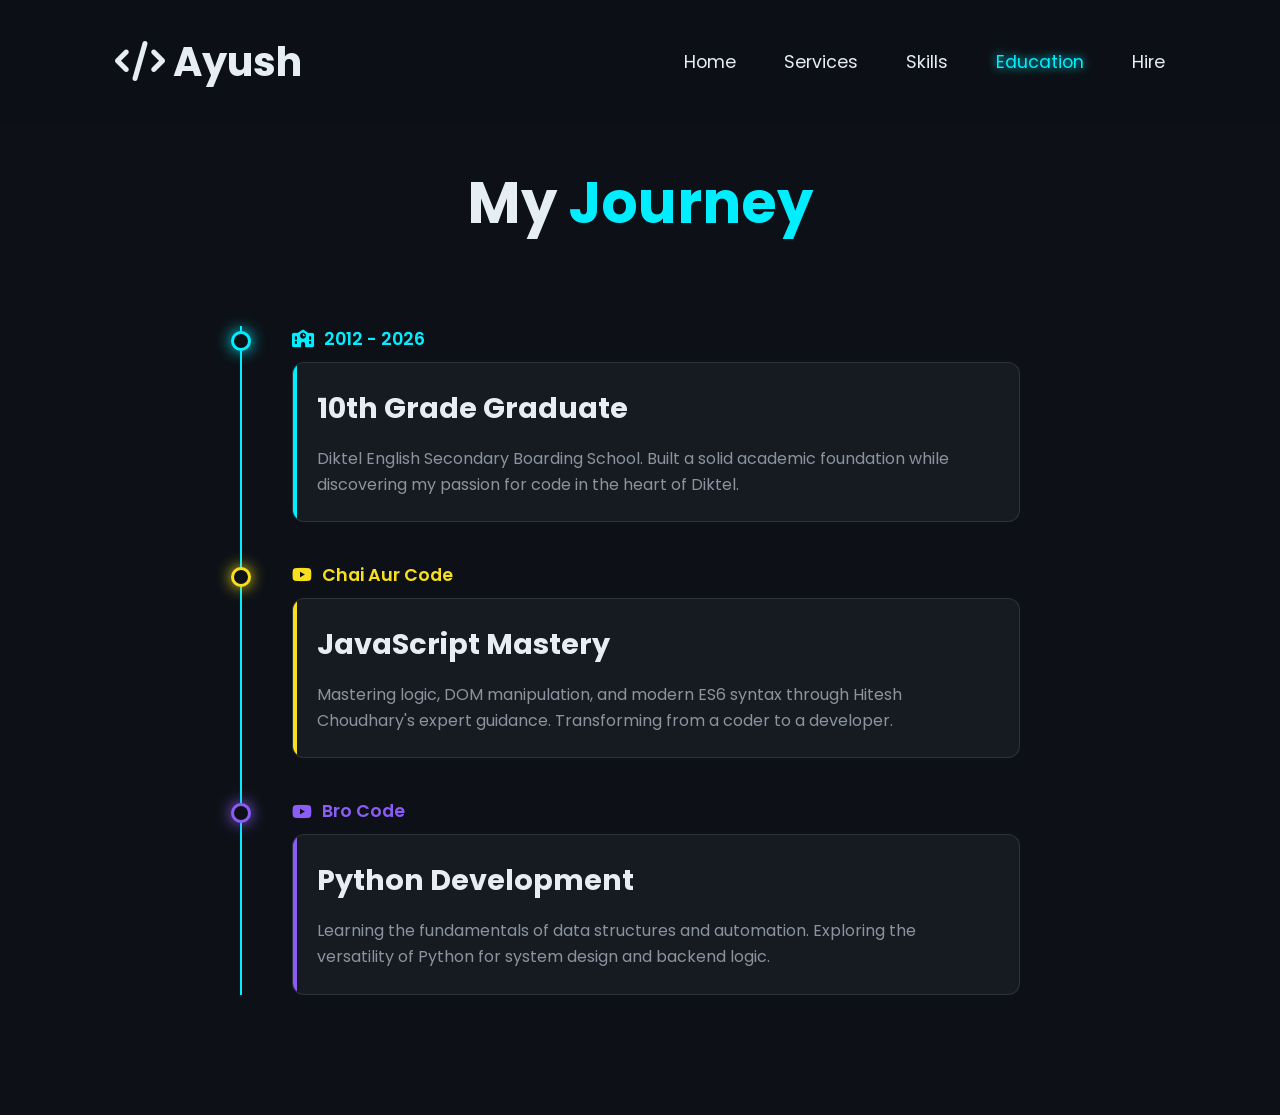
<file: ed.html>
<!doctype html>
<html lang="en">
  <head>
    <meta charset="UTF-8" />
    <meta name="viewport" content="width=device-width, initial-scale=1.0" />
    <title>Journey | Ayush</title>
    <link
      rel="stylesheet"
      href="https://cdnjs.cloudflare.com/ajax/libs/font-awesome/6.5.1/css/all.min.css"
    />
    <link rel="stylesheet" href="ed.css" />
  </head>
  <body>
    <header>
      <a href="index.html" class="logo"><i class="fas fa-code"></i> Ayush</a>
      <nav>
        <a href="index.html">Home</a>
        <a href="service.html">Services</a>
        <a href="skill.html">Skills</a>
        <a href="ed.html" class="active">Education</a>
        <a href="hire.html">Hire</a>
      </nav>
    </header>

    <section class="education">
      <h2 class="heading">My <span>Journey</span></h2>

      <div class="timeline-container">
        <div class="timeline-item" style="--clr: #00eeff">
          <div class="timeline-dot"></div>
          <div class="timeline-date">
            <i class="fas fa-school"></i> 2012 - 2026
          </div>
          <div class="timeline-content">
            <h3>10th Grade Graduate</h3>
            <p>
              Diktel English Secondary Boarding School. Built a solid academic
              foundation while discovering my passion for code in the heart of
              Diktel.
            </p>
          </div>
        </div>

        <div class="timeline-item" style="--clr: #f7df1e">
          <div class="timeline-dot"></div>
          <div class="timeline-date">
            <i class="fab fa-youtube"></i> Chai Aur Code
          </div>
          <div class="timeline-content">
            <h3>JavaScript Mastery</h3>
            <p>
              Mastering logic, DOM manipulation, and modern ES6 syntax through
              Hitesh Choudhary's expert guidance. Transforming from a coder to a
              developer.
            </p>
          </div>
        </div>

        <div class="timeline-item" style="--clr: #8b5cf6">
          <div class="timeline-dot"></div>
          <div class="timeline-date">
            <i class="fab fa-youtube"></i> Bro Code
          </div>
          <div class="timeline-content">
            <h3>Python Development</h3>
            <p>
              Learning the fundamentals of data structures and automation.
              Exploring the versatility of Python for system design and backend
              logic.
            </p>
          </div>
        </div>
      </div>
    </section>
  </body>
</html>
</file>
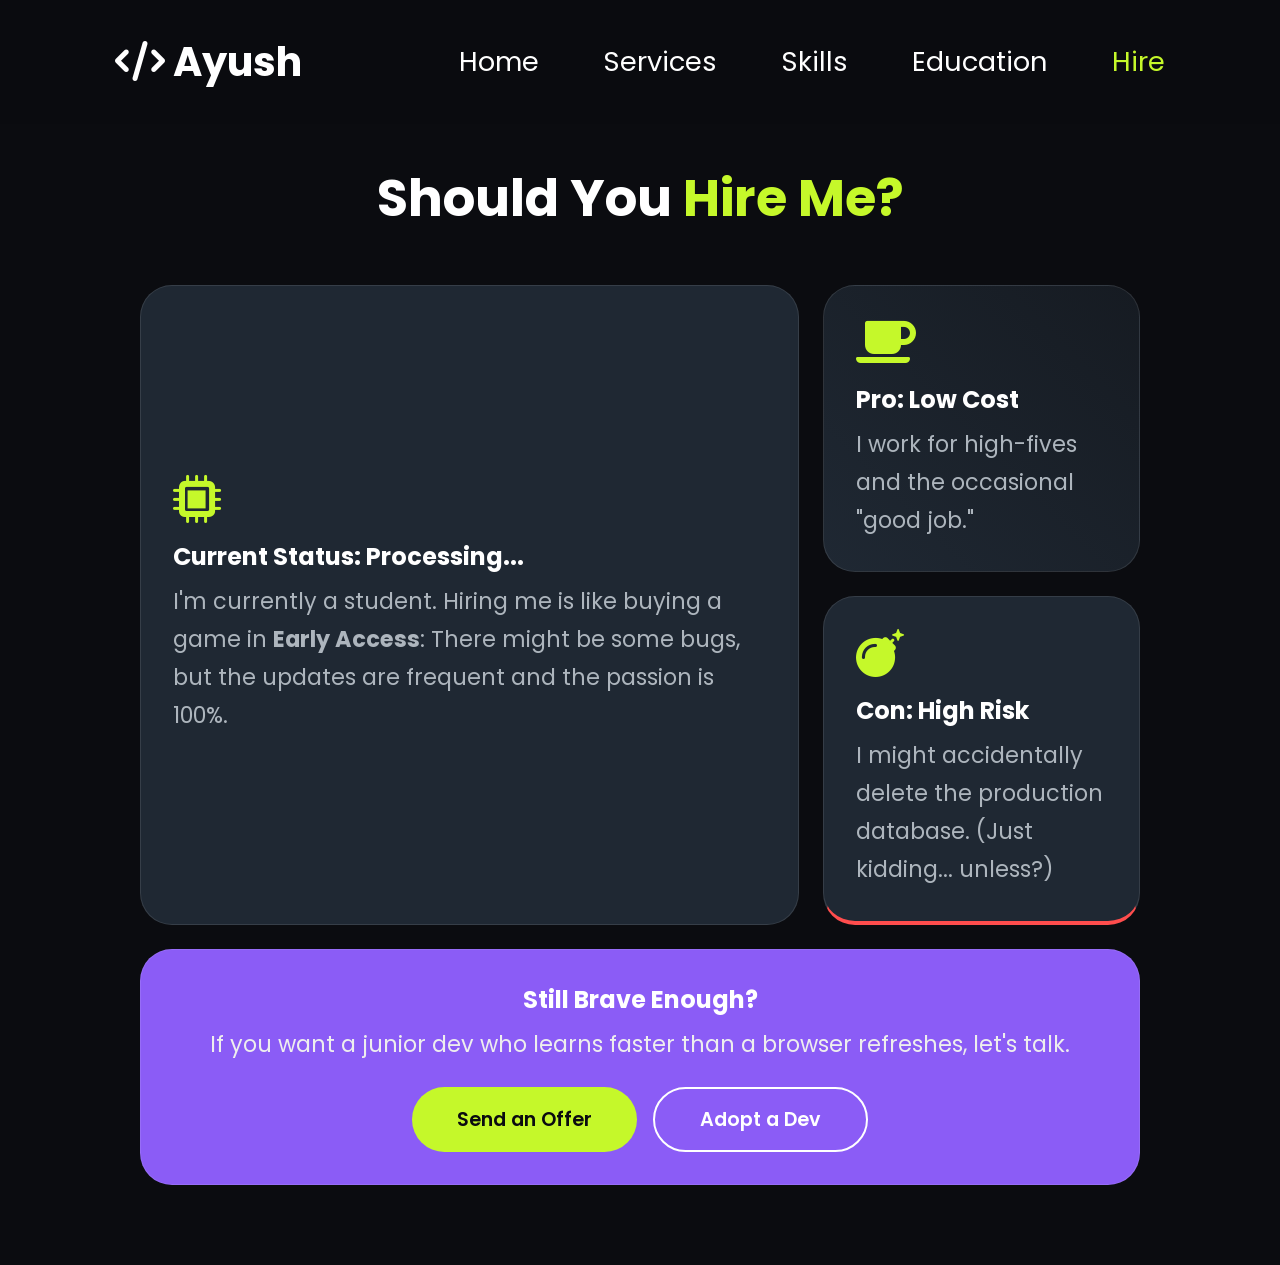
<file: hire.html>
<!doctype html>
<html lang="en">
  <head>
    <meta charset="UTF-8" />
    <meta name="viewport" content="width=device-width, initial-scale=1.0" />
    <title>Hire | Ayush</title>
    <link rel="stylesheet" href="hire.css" />
    <link
      rel="stylesheet"
      href="https://cdnjs.cloudflare.com/ajax/libs/font-awesome/6.0.0/css/all.min.css"
    />
  </head>
  <body>
    <header class="header">
      <a href="index.html" class="logo"><i class="fas fa-code"></i> Ayush</a>
      <nav class="navbar">
        <a href="index.html">Home</a>
        <a href="service.html">Services</a>
        <a href="skill.html">Skills</a>
        <a href="ed.html">Education</a>
        <a href="hire.html" class="active">Hire</a>
      </nav>
    </header>

    <section class="hire-container">
      <h2 class="heading">Should You <span>Hire Me?</span></h2>

      <div class="bento-grid">
        <div class="bento-item main-card">
          <i class="fas fa-microchip"></i>
          <h3>Current Status: Processing...</h3>
          <p>
            I'm currently a student. Hiring me is like buying a game in
            <strong>Early Access</strong>: There might be some bugs, but the
            updates are frequent and the passion is 100%.
          </p>
        </div>

        <div class="bento-item accent-1">
          <i class="fas fa-coffee"></i>
          <h3>Pro: Low Cost</h3>
          <p>I work for high-fives and the occasional "good job."</p>
        </div>

        <div class="bento-item accent-2">
          <i class="fas fa-bomb"></i>
          <h3>Con: High Risk</h3>
          <p>
            I might accidentally delete the production database. (Just
            kidding... unless?)
          </p>
        </div>

        <div class="bento-item wide-card">
          <h3>Still Brave Enough?</h3>
          <p>
            If you want a junior dev who learns faster than a browser refreshes,
            let's talk.
          </p>
          <div class="btn-group">
            <button onclick="copyEmail()" class="btn" id="emailBtn">
              Send an Offer
            </button>
            <a
              href="https://www.instagram.com/ayyuush__011/"
              target="_blank"
              class="btn secondary"
              >Adopt a Dev</a
            >
          </div>
        </div>
      </div>
    </section>
    <script>
      function copyEmail() {
        const email = "ayushkhanal265@gmail.com";
        navigator.clipboard
          .writeText(email)
          .then(() => {
            const btn = document.getElementById("emailBtn");
            const originalText = btn.innerText;
            btn.innerText = "Email Copied! 📋";
            setTimeout(() => {
              btn.innerText = originalText;
            }, 2000);
          })
          .catch(() => {
            alert(
              "Email: ayushkhanal265@gmail.com\n\nCopy it to send me an offer!",
            );
          });
      }
    </script>
  </body>
</html>
</file>
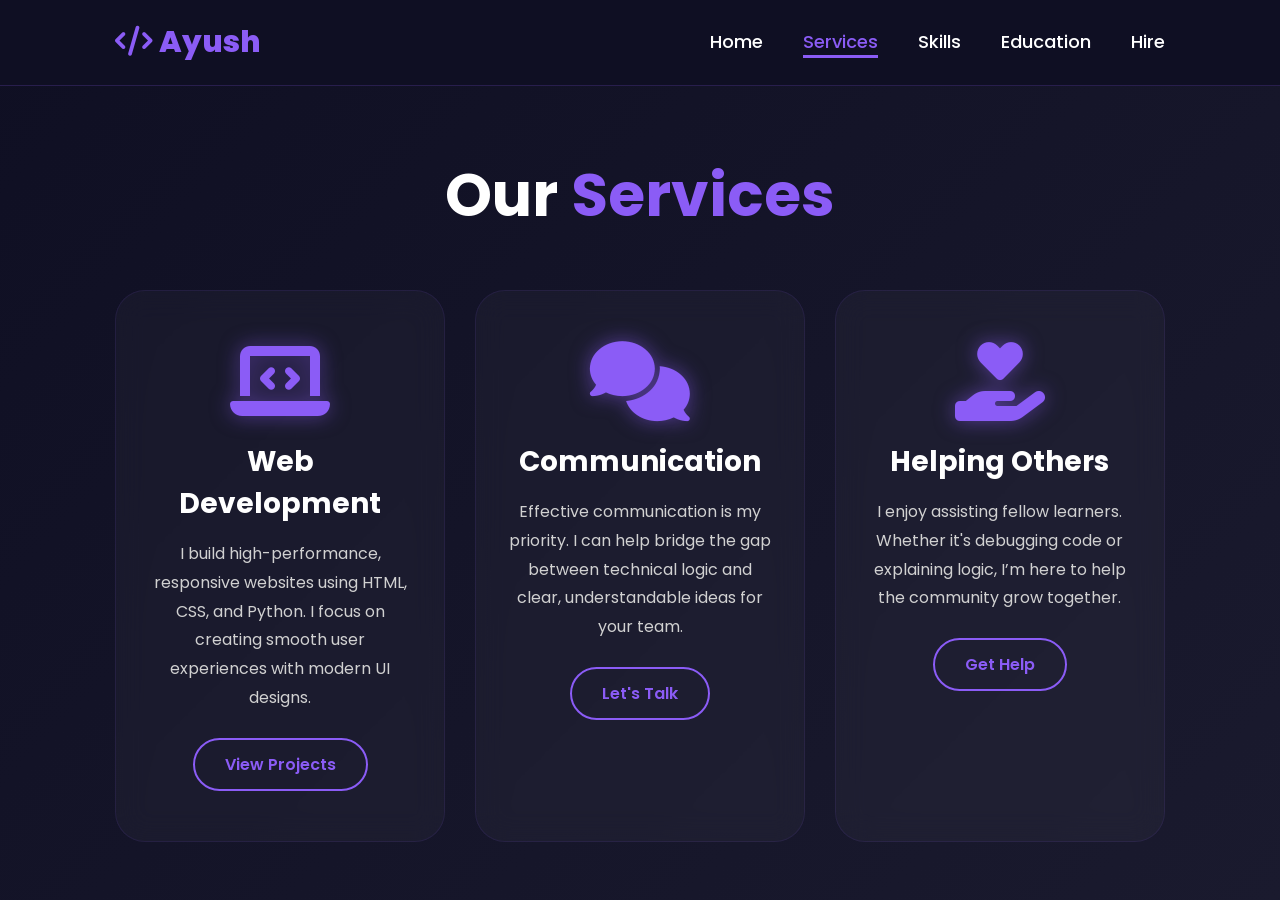
<file: service.html>
<!doctype html>
<html lang="en">
  <head>
    <meta charset="UTF-8" />
    <meta name="viewport" content="width=device-width, initial-scale=1.0" />
    <title>Our Services | Ayush</title>
    <link
      rel="stylesheet"
      href="https://cdnjs.cloudflare.com/ajax/libs/font-awesome/6.5.1/css/all.min.css"
    />
    <link rel="stylesheet" href="service.css" />
  </head>
  <body>
    <header>
      <a href="index.html" class="logo"><i class="fas fa-code"></i> Ayush</a>
      <nav>
        <a href="index.html">Home</a>
        <a href="service.html" class="active">Services</a>
        <a href="skill.html">Skills</a>
        <a href="ed.html">Education</a>
        <a href="hire.html">Hire</a>
      </nav>
    </header>

    <section class="services">
      <h2 class="heading">Our <span>Services</span></h2>

      <div class="services-container">
        <div class="services-box">
          <i class="fa-solid fa-laptop-code"></i>
          <h3>Web Development</h3>
          <p>
            I build high-performance, responsive websites using HTML, CSS, and
            Python. I focus on creating smooth user experiences with modern UI
            designs.
          </p>
          <a
            href="https://github.com/ayyuush07?tab=repositories"
            target="_blank"
            class="btn"
            >View Projects</a
          >
        </div>

        <div class="services-box">
          <i class="fa-solid fa-comments"></i>
          <h3>Communication</h3>
          <p>
            Effective communication is my priority. I can help bridge the gap
            between technical logic and clear, understandable ideas for your
            team.
          </p>
          <a
            href="https://www.instagram.com/ayyuush__011/"
            target="_blank"
            class="btn"
            >Let's Talk</a
          >
        </div>

        <div class="services-box">
          <i class="fa-solid fa-hand-holding-heart"></i>
          <h3>Helping Others</h3>
          <p>
            I enjoy assisting fellow learners. Whether it's debugging code or
            explaining logic, I’m here to help the community grow together.
          </p>
          <a
            href="https://www.instagram.com/ayyuush__011/"
            target="_blank"
            class="btn"
            >Get Help</a
          >
        </div>
      </div>
    </section>
  </body>
</html>
</file>
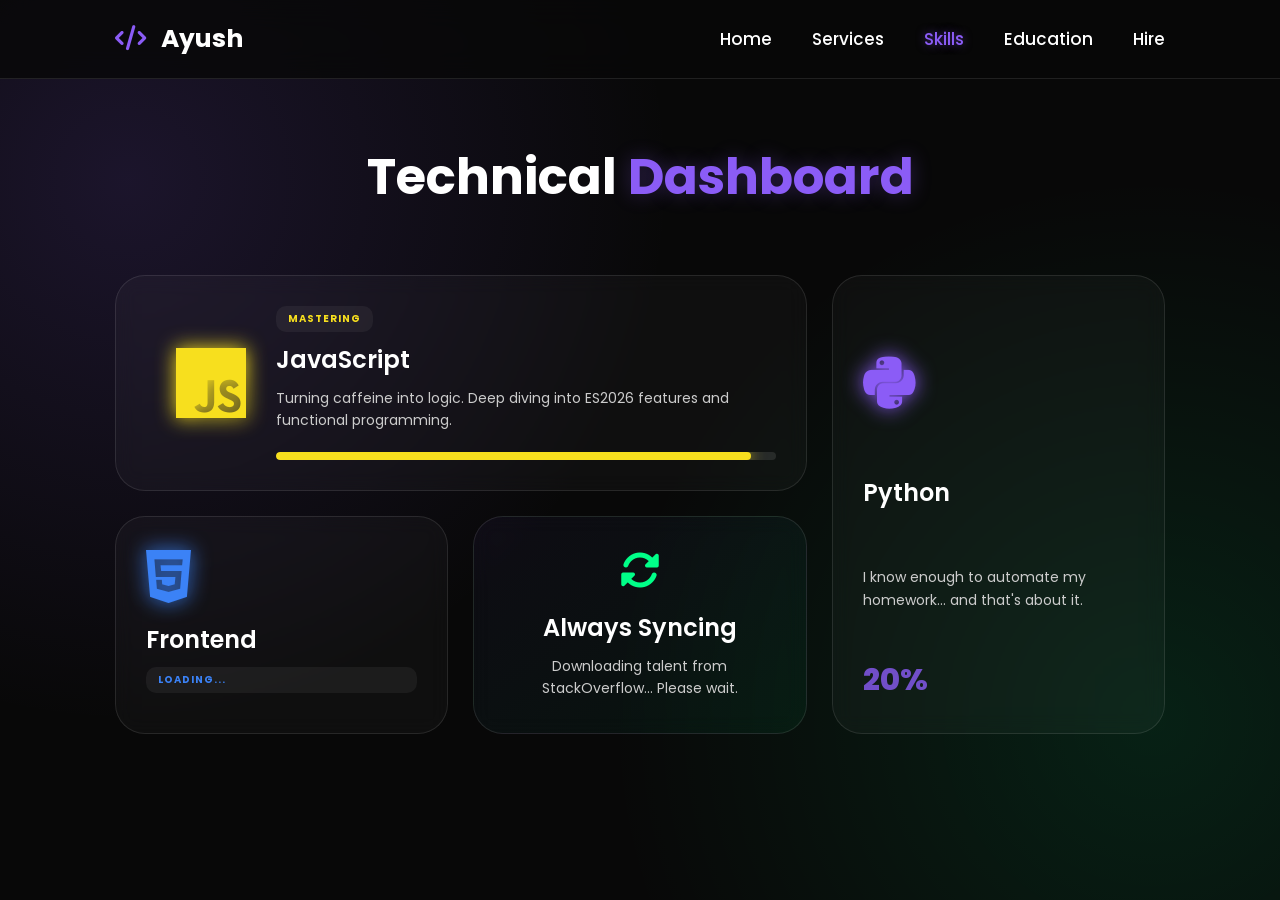
<file: skill.html>
<!doctype html>
<html lang="en">
  <head>
    <meta charset="UTF-8" />
    <meta name="viewport" content="width=device-width, initial-scale=1.0" />
    <title>Skills | Ayush</title>
    <link
      rel="stylesheet"
      href="https://cdnjs.cloudflare.com/ajax/libs/font-awesome/6.5.1/css/all.min.css"
    />
    <link rel="stylesheet" href="skill.css" />
  </head>
  <body>
    <header class="header">
      <a href="index.html" class="logo"><i class="fas fa-code"></i> Ayush</a>
      <nav class="navbar">
        <a href="index.html">Home</a>
        <a href="service.html">Services</a>
        <a href="skill.html" class="active">Skills</a>
        <a href="ed.html">Education</a>
        <a href="hire.html">Hire</a>
      </nav>
    </header>

    <section class="skills-section">
      <h2 class="heading">Technical <span>Dashboard</span></h2>

      <div class="bento-grid">
        <div class="skill-card main-card" style="--clr: #f7df1e; --delay: 0.1s">
          <div class="card-glow"></div>
          <div class="skill-icon"><i class="fa-brands fa-js"></i></div>
          <div class="skill-content">
            <span class="status-tag">Mastering</span>
            <h3>JavaScript</h3>
            <p>
              Turning caffeine into logic. Deep diving into ES2026 features and
              functional programming.
            </p>
            <div class="mini-bar">
              <div class="fill" style="width: 95%"></div>
            </div>
          </div>
        </div>

        <div class="skill-card tall-card" style="--clr: #8b5cf6; --delay: 0.2s">
          <div class="card-glow"></div>
          <div class="skill-icon"><i class="fa-brands fa-python"></i></div>
          <h3>Python</h3>
          <p>I know enough to automate my homework... and that's about it.</p>
          <span class="percentage">20%</span>
        </div>

        <div class="skill-card" style="--clr: #3b82f6; --delay: 0.3s">
          <div class="card-glow"></div>
          <div class="skill-icon"><i class="fa-brands fa-html5"></i></div>
          <h3>Frontend</h3>
          <span class="status-tag">Loading...</span>
        </div>

        <div class="skill-card sync-card" style="--clr: #00ff88; --delay: 0.4s">
          <div class="card-glow"></div>
          <div class="sync-icon"><i class="fas fa-sync-alt fa-spin"></i></div>
          <h3>Always Syncing</h3>
          <p>Downloading talent from StackOverflow... Please wait.</p>
        </div>
      </div>
    </section>
  </body>
</html>
</file>
<file: ed.css>
@import url("https://fonts.googleapis.com/css2?family=Poppins:wght@300;400;600;700&display=swap");

* {
  margin: 0;
  padding: 0;
  box-sizing: border-box;
  font-family: "Poppins", sans-serif;
  text-decoration: none;
  border: none;
  outline: none;
  scroll-behavior: smooth;
}

:root {
  --bg-color: #0d1117;
  --second-bg-color: #161b22;
  --text-color: #e6edf3;
  --main-color: #00eeff;
}

body {
  background: var(--bg-color);
  color: var(--text-color);
  overflow-x: hidden;
}

/* Header Styling */
header {
  position: fixed;
  top: 0;
  left: 0;
  width: 100%;
  padding: 2rem 9%;
  background: rgba(13, 17, 23, 0.8);
  backdrop-filter: blur(10px);
  display: flex;
  justify-content: space-between;
  align-items: center;
  flex-wrap: wrap;
  gap: 1.6rem 3rem;
  z-index: 100;
}

.logo {
  font-size: 2.5rem;
  color: var(--text-color);
  font-weight: 700;
}

nav {
  display: flex;
  flex-wrap: wrap;
  justify-content: flex-end;
  gap: 1.2rem 0;
}
nav a {
  font-size: 1.1rem;
  color: var(--text-color);
  margin-left: 3rem;
  transition: 0.3s;
}

nav a:hover,
nav a.active {
  color: var(--main-color);
  text-shadow: 0 0 10px var(--main-color);
}

/* Education Section */
.education {
  min-height: 100vh;
  padding: 10rem 9% 5rem;
}

.heading {
  font-size: clamp(3rem, 4.5vw, 4rem);
  text-align: center;
  margin-bottom: 5rem;
}

.heading span {
  color: var(--main-color);
}

/* Timeline Layout */
.timeline-container {
  max-width: 800px;
  margin: 0 auto;
  border-left: 2px solid var(--main-color);
  padding: 0 20px;
  position: relative;
}

.timeline-item {
  position: relative;
  margin-bottom: 40px;
  padding-left: 30px;
}

/* Glowing Dot */
.timeline-dot {
  position: absolute;
  left: -31px;
  top: 5px;
  height: 20px;
  width: 20px;
  background: var(--bg-color);
  border: 3px solid var(--clr);
  border-radius: 50%;
  box-shadow: 0 0 15px var(--clr);
}

.timeline-date {
  font-size: 1.1rem;
  color: var(--clr);
  font-weight: 600;
  margin-bottom: 10px;
  display: flex;
  align-items: center;
  gap: 10px;
}

/* Card Styling */
.timeline-content {
  background: var(--second-bg-color);
  padding: 1.5rem;
  border-radius: 12px;
  border: 1px solid rgba(255, 255, 255, 0.1);
  transition: 0.4s ease;
  position: relative;
  overflow: hidden;
}

.timeline-content::before {
  content: "";
  position: absolute;
  top: 0;
  left: 0;
  width: 4px;
  height: 100%;
  background: var(--clr);
}

.timeline-content:hover {
  transform: translateY(-5px);
  box-shadow: 0 10px 30px rgba(0, 0, 0, 0.5);
  border: 1px solid var(--clr);
}

.timeline-content h3 {
  font-size: 1.8rem;
  margin-bottom: 1rem;
}

.timeline-content p {
  font-size: 1rem;
  line-height: 1.6;
  color: #8b949e;
}

/* Responsive */
@media (max-width: 768px) {
  header {
    padding: 1rem 3.5%;
    justify-content: center;
  }

  nav {
    width: 100%;
    justify-content: center;
  }

  nav a {
    margin: 0 0.8rem;
    font-size: 1.2rem;
  }

  .education {
    padding: 13rem 6% 4rem;
  }

  .heading {
    font-size: 3rem;
  }
  .timeline-container {
    margin: 0 10px;
    padding: 0 0 0 16px;
  }
  .timeline-item {
    padding-left: 22px;
  }
  .timeline-dot {
    left: -13px;
    width: 16px;
    height: 16px;
  }
  .timeline-date {
    font-size: 1.4rem;
    gap: 8px;
  }
  .timeline-content h3 {
    font-size: 1.7rem;
  }
  .timeline-content p {
    font-size: 1.3rem;
  }
}
</file>
<file: hire.css>
@import url("https://fonts.googleapis.com/css2?family=Poppins:wght@300;400;600;700&display=swap");

* {
  margin: 0;
  padding: 0;
  box-sizing: border-box;
  text-decoration: none;
  border: none;
  outline: none;
  font-family: "Poppins", sans-serif;
}

:root {
  --bg-color: #0b0c10;
  --second-bg-color: #1f2833;
  --main-color: #c5f82a; /* Neon Lime */
  --accent-color: #8b5cf6; /* Purple from your ed.html */
  --text-color: #fff;
}

body {
  background: var(--bg-color);
  color: var(--text-color);
  overflow-x: hidden;
}

/* Header Styles (Matching your current UI) */
.header {
  position: fixed;
  top: 0;
  left: 0;
  width: 100%;
  padding: 2rem 9%;
  background: rgba(11, 12, 16, 0.8);
  backdrop-filter: blur(10px);
  display: flex;
  justify-content: space-between;
  align-items: center;
  flex-wrap: wrap;
  gap: 1.6rem 3rem;
  z-index: 100;
}

.logo {
  font-size: 2.5rem;
  color: var(--text-color);
  font-weight: 700;
}
.navbar {
  display: flex;
  flex-wrap: wrap;
  justify-content: flex-end;
  gap: 1.2rem 0;
}
.navbar a {
  font-size: 1.7rem;
  color: var(--text-color);
  margin-left: 4rem;
  transition: 0.3s;
}
.navbar a:hover,
.navbar a.active {
  color: var(--main-color);
}

/* Hire Section */
.hire-container {
  min-height: 100vh;
  padding: 10rem 9% 5rem;
}

.heading {
  font-size: clamp(3.2rem, 4vw, 4.5rem);
  text-align: center;
  margin-bottom: 3rem;
}

.heading span {
  color: var(--main-color);
}

/* Bento Grid Logic */
.bento-grid {
  display: grid;
  grid-template-columns: repeat(3, 1fr);
  grid-auto-rows: minmax(200px, auto);
  gap: 1.5rem;
  max-width: 1000px;
  margin: 0 auto;
}

.bento-item {
  background: var(--second-bg-color);
  border: 1px solid rgba(255, 255, 255, 0.1);
  border-radius: 2rem;
  padding: 2rem;
  display: flex;
  flex-direction: column;
  justify-content: center;
  transition: 0.4s ease;
}

.bento-item:hover {
  transform: translateY(-5px);
  border-color: var(--main-color);
}

.bento-item i {
  font-size: 3rem;
  color: var(--main-color);
  margin-bottom: 1rem;
}

.bento-item h3 {
  font-size: 1.5rem;
  margin-bottom: 0.5rem;
}
.bento-item p {
  font-size: 1.4rem;
  color: #adb5bd;
  line-height: 1.7;
}

/* Grid Positioning */
.main-card {
  grid-column: span 2;
  grid-row: span 2;
}
.accent-1 {
  background: linear-gradient(45deg, #1f2833, #161b22);
}
.accent-2 {
  border-bottom: 4px solid #ff4d4d;
}
.wide-card {
  grid-column: span 3;
  text-align: center;
  align-items: center;
  background: var(--accent-color);
}
.wide-card p {
  color: #eee;
  margin-bottom: 1.5rem;
}

/* Buttons */
.btn-group {
  display: flex;
  gap: 1rem;
  flex-wrap: wrap;
  justify-content: center;
}
.btn {
  display: inline-block;
  padding: 1rem 2.8rem;
  background: var(--main-color);
  border-radius: 4rem;
  color: var(--bg-color);
  font-size: 1.2rem;
  font-weight: 600;
  transition: 0.3s;
}

.btn.secondary {
  background: transparent;
  border: 2px solid var(--text-color);
  color: var(--text-color);
}

.btn:hover {
  box-shadow: 0 0 1rem var(--main-color);
}

/* Mobile Responsive */
@media (max-width: 1024px) {
  .header {
    padding: 1.2rem 4%;
    justify-content: center;
  }

  .navbar {
    width: 100%;
    justify-content: center;
  }

  .navbar a {
    margin: 0 1rem;
  }

  .hire-container {
    padding: 12.5rem 5% 5rem;
  }

  .bento-grid {
    grid-template-columns: repeat(2, 1fr);
  }

  .main-card,
  .wide-card {
    grid-column: span 2;
  }
}

@media (max-width: 768px) {
  .header {
    padding: 1rem 3.5%;
  }

  .navbar a {
    font-size: 1.25rem;
    margin: 0 0.8rem;
  }

  .hire-container {
    padding: 12.5rem 6% 4rem;
  }

  .bento-grid {
    grid-template-columns: 1fr;
    grid-auto-rows: auto;
  }
  .main-card,
  .wide-card {
    grid-column: span 1;
  }
  .heading {
    font-size: 3rem;
  }
  .btn {
    width: 100%;
    text-align: center;
  }
}
</file>
<file: service.css>
@import url("https://fonts.googleapis.com/css2?family=Poppins:wght@100;200;300;400;500;600&display=swap");

* {
  margin: 0;
  padding: 0;
  box-sizing: border-box;
  text-decoration: none;
  border: none;
  outline: none;
  font-family: "Poppins", sans-serif;
}

html {
  font-size: 62.5%;
  overflow-x: hidden;
}

body {
  background: linear-gradient(135deg, #0f0f23 0%, #1a1a2e 100%);
  color: white;
  min-height: 100vh;
}

header {
  position: fixed; /* Stays at top */
  top: 0;
  left: 0;
  width: 100%;
  padding: 2rem 9%;
  background: #0f0f23; /* Same color as your home background */
  display: flex;
  justify-content: space-between;
  align-items: center;
  flex-wrap: wrap;
  gap: 1.6rem 3rem;
  z-index: 100;
  /* Optional: adds a tiny purple glow line at the bottom of the nav */
  border-bottom: 1px solid rgba(139, 92, 246, 0.2);
}

.logo {
  font-size: 3rem;
  color: #8b5cf6;
  font-weight: 800;
  cursor: pointer;
  transition: 0.5s ease;
}

.logo:hover {
  transform: scale(1.1);
}

nav {
  display: flex;
  flex-wrap: wrap;
  justify-content: flex-end;
  gap: 1.2rem 0;
}
nav a {
  font-size: 1.8rem;
  color: white;
  margin-left: 4rem;
  font-weight: 500;
  transition: 0.3s ease;
  border-bottom: 3px solid transparent;
}

nav a:hover,
nav a.active {
  color: #8b5cf6;
  border-bottom: 3px solid #8b5cf6;
}

/* --- Services Section --- */
.services {
  padding: 15rem 9% 5rem; /* Added extra top padding so header doesn't cover title */
  display: flex;
  flex-direction: column;
  justify-content: center;
  align-items: center;
}

.heading {
  font-size: clamp(3.6rem, 6vw, 6rem);
  text-align: center;
  margin-bottom: 5rem;
  font-weight: 700;
}

.heading span {
  color: #8b5cf6;
}

.services-container {
  display: grid;
  grid-template-columns: repeat(auto-fit, minmax(260px, 1fr));
  gap: 3rem;
  width: 100%;
}

.services-box {
  background: rgba(255, 255, 255, 0.03);
  backdrop-filter: blur(15px);
  padding: 5rem 3rem;
  border-radius: 3rem;
  border: 1px solid rgba(139, 92, 246, 0.1);
  text-align: center;
  transition: 0.5s cubic-bezier(0.175, 0.885, 0.32, 1.275);
}

.services-box:hover {
  border-color: #8b5cf6;
  transform: translateY(-1.5rem) scale(1.03);
  box-shadow: 0 0 40px rgba(139, 92, 246, 0.3);
  background: rgba(139, 92, 246, 0.05);
}

.services-box i {
  font-size: 8rem;
  color: #8b5cf6;
  margin-bottom: 2rem;
  filter: drop-shadow(0 0 10px rgba(139, 92, 246, 0.5));
}

.services-box h3 {
  font-size: 2.8rem;
  font-weight: 700;
  margin-bottom: 1.5rem;
}

.services-box p {
  font-size: 1.6rem;
  line-height: 1.8;
  color: #d1d1d1;
  margin-bottom: 2.5rem;
}

/* Button to match home page */
.btn {
  display: inline-block;
  padding: 1.2rem 3rem;
  background-color: transparent;
  border-radius: 4rem;
  font-size: 1.6rem;
  color: #8b5cf6;
  font-weight: 600;
  border: 2px solid #8b5cf6;
  transition: 0.3s ease;
}

.btn:hover {
  background-color: #8b5cf6;
  color: black;
  box-shadow: 0 0 20px #8b5cf6;
}

/* --- Responsive for Mobile --- */
@media (max-width: 995px) {
  header {
    padding: 1.2rem 4%;
    justify-content: center;
  }

  nav {
    width: 100%;
    justify-content: center;
  }

  nav a {
    margin: 0 1rem;
    font-size: 1.4rem;
  }

  .services {
    padding: 12.5rem 5% 4rem;
  }
}

@media (max-width: 768px) {
  .heading {
    font-size: 4.5rem;
  }

  .services-container {
    grid-template-columns: 1fr;
  }

  .services-box {
    padding: 4rem 2.4rem;
  }

  .services-box i {
    font-size: 6.5rem;
  }

  .services-box h3 {
    font-size: 2.4rem;
  }
}
</file>
<file: skill.css>
/* --- Global Reset & Variables --- */
@import url("https://fonts.googleapis.com/css2?family=Poppins:wght@300;400;600;700&display=swap");

:root {
  --bg-color: #080808;
  --second-bg-color: #121212;
  --main-purple: #8b5cf6;
  --neon-green: #00ff88;
  --neon-yellow: #f7df1e;
  --neon-blue: #3b82f6;
  --text-color: #ffffff;
  --glass-bg: rgba(255, 255, 255, 0.03);
  --glass-border: rgba(255, 255, 255, 0.1);
}

* {
  margin: 0;
  padding: 0;
  box-sizing: border-box;
  text-decoration: none;
  border: none;
  outline: none;
  font-family: "Poppins", sans-serif;
}

html {
  font-size: 62.5%;
  overflow-x: hidden;
}

body {
  background-color: var(--bg-color);
  /* Modern Mesh Gradient Background */
  background-image:
    radial-gradient(
      circle at 10% 20%,
      rgba(139, 92, 246, 0.15) 0%,
      transparent 40%
    ),
    radial-gradient(
      circle at 90% 80%,
      rgba(0, 255, 136, 0.1) 0%,
      transparent 40%
    );
  color: var(--text-color);
  min-height: 100vh;
}

/* --- Master Header --- */
header {
  position: fixed;
  top: 0;
  left: 0;
  width: 100%;
  padding: 2rem 9%;
  background: rgba(8, 8, 8, 0.8);
  backdrop-filter: blur(15px);
  display: flex;
  justify-content: space-between;
  align-items: center;
  flex-wrap: wrap;
  gap: 1.6rem 3rem;
  z-index: 1000;
  border-bottom: 1px solid var(--glass-border);
}

.logo {
  font-size: 2.5rem;
  color: var(--text-color);
  font-weight: 700;
}

.logo i {
  color: var(--main-purple);
  margin-right: 1rem;
}

nav {
  display: flex;
  flex-wrap: wrap;
  justify-content: flex-end;
  gap: 1.2rem 0;
}
nav a {
  font-size: 1.7rem;
  color: var(--text-color);
  margin-left: 4rem;
  font-weight: 500;
  transition: 0.3s ease;
}

nav a:hover,
nav a.active {
  color: var(--main-purple);
  text-shadow: 0 0 10px rgba(139, 92, 246, 0.5);
}

/* --- Skills Section Layout --- */
.skills-section {
  padding: 14rem 9% 6rem;
  max-width: 1300px;
  margin: 0 auto;
}

.heading {
  font-size: clamp(3.2rem, 5vw, 5rem);
  text-align: center;
  margin-bottom: 6rem;
  font-weight: 700;
}

.heading span {
  color: var(--main-purple);
  text-shadow: 0 0 20px rgba(139, 92, 246, 0.3);
}

/* --- Creative Bento Grid --- */
.bento-grid {
  display: grid;
  grid-template-columns: repeat(3, 1fr);
  /* auto-rows ensures no overlapping when content grows */
  grid-auto-rows: minmax(200px, auto);
  gap: 2.5rem;
}

/* --- Individual Skill Cards --- */
.skill-card {
  position: relative;
  background: var(--glass-bg);
  border: 1px solid var(--glass-border);
  border-radius: 3rem;
  padding: 3rem;
  overflow: hidden;
  backdrop-filter: blur(10px);
  transition: all 0.5s cubic-bezier(0.175, 0.885, 0.32, 1.275);
  display: flex;
  flex-direction: column;
  justify-content: center;
  animation: floating 5s ease-in-out infinite;
  animation-delay: var(--delay);
}

/* Card Glow Effect on Hover */
.skill-card:hover {
  transform: translateY(-1.5rem) scale(1.02);
  border-color: var(--clr);
  box-shadow:
    0 10px 40px -10px rgba(0, 0, 0, 0.5),
    0 0 20px rgba(var(--clr), 0.2);
}

/* Different Grid Spans for Modern Look */
.main-card {
  grid-column: span 2;
  flex-direction: row;
  align-items: center;
  gap: 3rem;
}

.tall-card {
  grid-row: span 2;
  justify-content: space-between;
}

/* --- Content Styling --- */
.skill-icon i {
  font-size: 6rem;
  color: var(--clr);
  filter: drop-shadow(0 0 10px var(--clr));
  margin-bottom: 1.5rem;
}

.main-card .skill-icon i {
  font-size: 8rem;
  margin-bottom: 0;
}

.skill-card h3 {
  font-size: 2.4rem;
  margin-bottom: 1rem;
  font-weight: 600;
}

.skill-card p {
  font-size: 1.4rem;
  color: #ccc;
  line-height: 1.6;
}

/* --- Status & Progress Elements --- */
.status-tag {
  display: inline-block;
  padding: 0.5rem 1.2rem;
  background: rgba(255, 255, 255, 0.05);
  border-radius: 1rem;
  font-size: 1rem;
  color: var(--clr);
  text-transform: uppercase;
  font-weight: 700;
  letter-spacing: 1px;
  margin-bottom: 1rem;
}

.mini-bar {
  width: 100%;
  height: 8px;
  background: rgba(255, 255, 255, 0.1);
  border-radius: 10px;
  margin-top: 2rem;
  overflow: hidden;
}

.mini-bar .fill {
  height: 100%;
  background: var(--clr);
  border-radius: 10px;
  box-shadow: 0 0 15px var(--clr);
  transition: width 1s ease-in-out;
}

.percentage {
  font-size: 3rem;
  font-weight: 800;
  color: var(--clr);
  opacity: 0.8;
}

/* --- Special Syncing Animation --- */
.sync-card {
  text-align: center;
  align-items: center;
  background: linear-gradient(
    145deg,
    rgba(139, 92, 246, 0.05),
    rgba(0, 255, 136, 0.05)
  );
}

.sync-icon i {
  font-size: 4rem;
  color: var(--neon-green);
  margin-bottom: 2rem;
  display: inline-block;
}

/* --- Keyframes --- */
@keyframes floating {
  0%,
  100% {
    transform: translateY(0);
  }
  50% {
    transform: translateY(-15px);
  }
}

/* --- Responsive Media Queries --- */
@media (max-width: 1024px) {
  header {
    padding: 1.2rem 4%;
    justify-content: center;
  }

  nav {
    width: 100%;
    justify-content: center;
  }

  nav a {
    margin: 0 1rem;
  }

  .skills-section {
    padding: 13rem 5% 5rem;
  }

  .bento-grid {
    grid-template-columns: repeat(2, 1fr);
  }
  .main-card {
    grid-column: span 2;
  }
}

@media (max-width: 768px) {
  header {
    padding: 1rem 3.5%;
  }

  nav a {
    font-size: 1.3rem;
    margin: 0 0.8rem;
  }

  .heading {
    font-size: 3.2rem;
  }

  .skills-section {
    padding: 12.5rem 6% 4rem;
  }

  .bento-grid {
    grid-template-columns: 1fr;
  }

  .main-card,
  .tall-card {
    grid-column: span 1;
    grid-row: span 1;
    flex-direction: column;
    text-align: center;
    gap: 1.6rem;
  }

  .main-card .skill-icon i {
    margin-bottom: 2rem;
  }

  .skill-card {
    padding: 2.4rem;
  }
}
</file>
